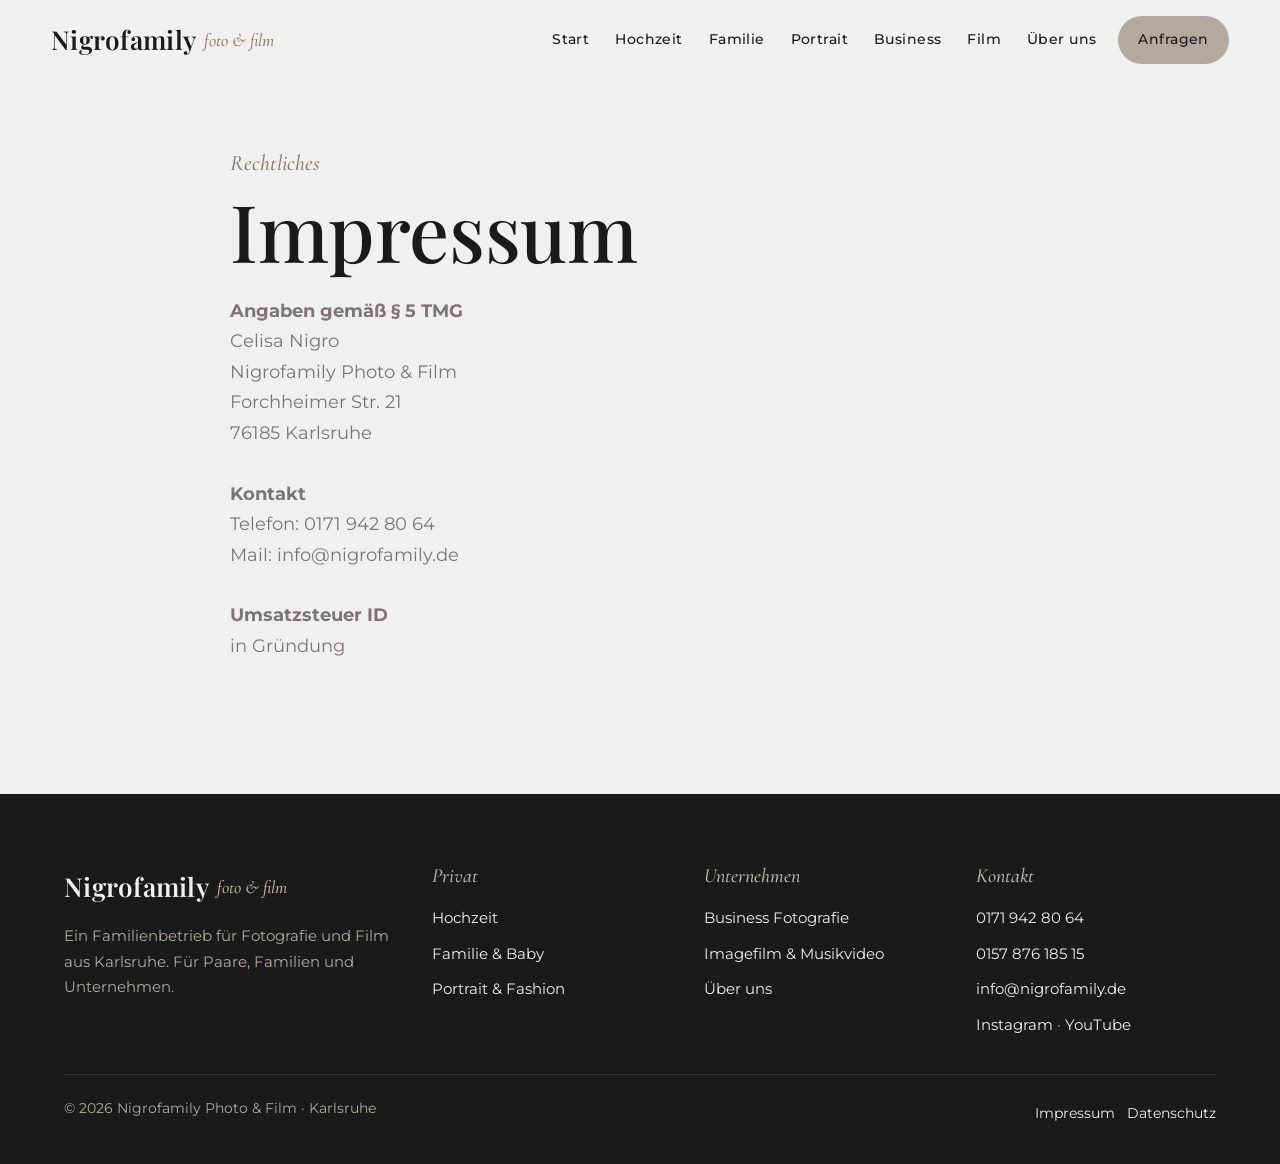
<file: impressum.html>
<!DOCTYPE html>
<html lang="de">
<head>
<meta charset="utf-8">
<meta name="viewport" content="width=device-width,initial-scale=1">
<title>Impressum | Nigrofamily</title>
<meta name="description" content="Impressum von Nigrofamily Photo &amp; Film.">
<meta name="theme-color" content="#1A1A1A">
<link rel="icon" href="data:image/svg+xml,%3Csvg xmlns='http://www.w3.org/2000/svg' viewBox='0 0 32 32'%3E%3Cpath d='M4 32V16a12 12 0 0 1 24 0v16z' fill='%238E1D19'/%3E%3C/svg%3E">
<link rel="preconnect" href="https://fonts.googleapis.com"><link rel="preconnect" href="https://fonts.gstatic.com" crossorigin>
<link href="https://fonts.googleapis.com/css2?family=Playfair+Display:ital,wght@0,400;0,500;0,600;1,400&family=Cormorant+Garamond:ital,wght@1,500&family=Montserrat:wght@400;500&display=swap" rel="stylesheet">
<link rel="stylesheet" href="css/style.css">
<script>document.documentElement.classList.add('js')</script>
</head>
<body class="light-top">
<div class="curtain" aria-hidden="true"></div>
<header class="hd"><div class="wrap">
  <a class="logo" href="index.html" aria-label="Nigrofamily Startseite"><b>Nigrofamily</b><i>foto &amp; film</i></a>
  <nav aria-label="Hauptmenü"><ul class="menu" id="menu"><li><a href="index.html">Start</a></li><li><a href="hochzeit.html">Hochzeit</a></li><li><a href="familie.html">Familie</a></li><li><a href="portrait.html">Portrait</a></li><li><a href="business.html">Business</a></li><li><a href="film.html">Film</a></li><li><a href="ueber-uns.html">Über uns</a></li><li class="cta"><a href="kontakt.html">Anfragen</a></li></ul></nav>
  <button class="burger" aria-label="Menü" aria-expanded="false" aria-controls="menu"><span></span><span></span><span></span></button>
</div></header>
<main>

<section class="phero"><div class="wrap" style="display:block;max-width:820px"><div class="reveal">
<span class="kicker">Rechtliches</span><h1>Impressum</h1>
<p class="lead"><b>Angaben gemäß § 5 TMG</b><br>Celisa Nigro<br>Nigrofamily Photo &amp; Film<br>Forchheimer Str. 21<br>76185 Karlsruhe</p>
<p class="lead"><b>Kontakt</b><br>Telefon: 0171 942 80 64<br>Mail: info@nigrofamily.de</p>
<p class="lead"><b>Umsatzsteuer ID</b><br>in Gründung</p></div></div></section>
</main>
<footer class="ft"><div class="wrap">
  <div><a class="logo" href="index.html"><b>Nigrofamily</b><i>foto &amp; film</i></a>
    <p style="max-width:34ch;margin:14px 0 0">Ein Familienbetrieb für Fotografie und Film aus Karlsruhe. Für Paare, Familien und Unternehmen.</p></div>
  <div><h4>Privat</h4><ul><li><a href="hochzeit.html">Hochzeit</a></li><li><a href="familie.html">Familie &amp; Baby</a></li><li><a href="portrait.html">Portrait &amp; Fashion</a></li></ul></div>
  <div><h4>Unternehmen</h4><ul><li><a href="business.html">Business Fotografie</a></li><li><a href="film.html">Imagefilm &amp; Musikvideo</a></li><li><a href="ueber-uns.html">Über uns</a></li></ul></div>
  <div><h4>Kontakt</h4><ul><li><a href="tel:+491719428064">0171 942 80 64</a></li><li><a href="tel:+4915787618515">0157 876 185 15</a></li><li><a href="mailto:info@nigrofamily.de">info@nigrofamily.de</a></li><li><a href="https://www.instagram.com/nigrofamily.de/">Instagram</a> · <a href="https://www.youtube.com/channel/UCtD8xXbg2GZjvH3CmP13uGg">YouTube</a></li></ul></div>
  <div class="bottom"><span>© <span class="yr">2026</span> Nigrofamily Photo &amp; Film · Karlsruhe</span><span><a href="impressum.html">Impressum</a> &nbsp; <a href="https://nigrofamily.de/datenschutz/">Datenschutz</a></span></div>
</div></footer>
<script src="js/main.js"></script>
</body>
</html>
</file>
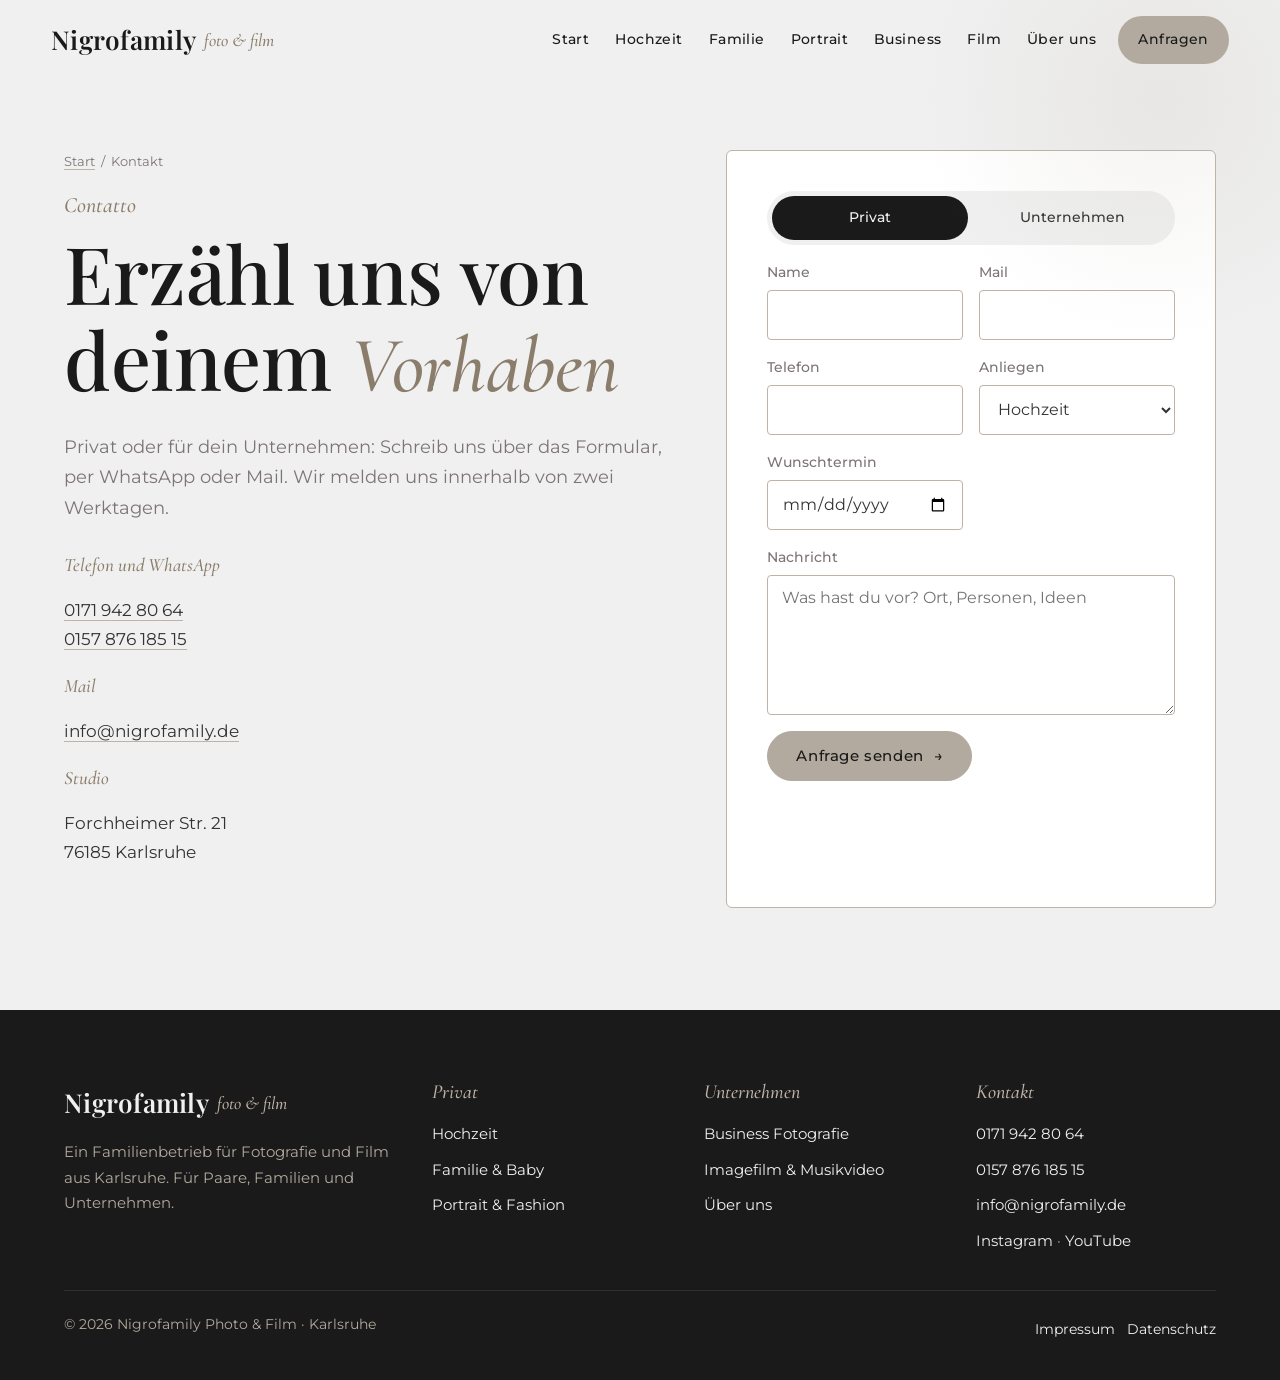
<file: kontakt.html>
<!DOCTYPE html>
<html lang="de">
<head>
<meta charset="utf-8">
<meta name="viewport" content="width=device-width,initial-scale=1">
<title>Kontakt | Nigrofamily</title>
<meta name="description" content="Kontakt zu Nigrofamily: Anfrage für Hochzeit, Familie, Portrait, Business und Film.">
<meta name="theme-color" content="#1A1A1A">
<link rel="icon" href="data:image/svg+xml,%3Csvg xmlns='http://www.w3.org/2000/svg' viewBox='0 0 32 32'%3E%3Cpath d='M4 32V16a12 12 0 0 1 24 0v16z' fill='%238E1D19'/%3E%3C/svg%3E">
<link rel="preconnect" href="https://fonts.googleapis.com"><link rel="preconnect" href="https://fonts.gstatic.com" crossorigin>
<link href="https://fonts.googleapis.com/css2?family=Playfair+Display:ital,wght@0,400;0,500;0,600;1,400&family=Cormorant+Garamond:ital,wght@1,500&family=Montserrat:wght@400;500&display=swap" rel="stylesheet">
<link rel="stylesheet" href="css/style.css">
<script>document.documentElement.classList.add('js')</script>
</head>
<body class="light-top">
<div class="curtain" aria-hidden="true"></div>
<header class="hd"><div class="wrap">
  <a class="logo" href="index.html" aria-label="Nigrofamily Startseite"><b>Nigrofamily</b><i>foto &amp; film</i></a>
  <nav aria-label="Hauptmenü"><ul class="menu" id="menu"><li><a href="index.html">Start</a></li><li><a href="hochzeit.html">Hochzeit</a></li><li><a href="familie.html">Familie</a></li><li><a href="portrait.html">Portrait</a></li><li><a href="business.html">Business</a></li><li><a href="film.html">Film</a></li><li><a href="ueber-uns.html">Über uns</a></li><li class="cta"><a href="kontakt.html" aria-current=page>Anfragen</a></li></ul></nav>
  <button class="burger" aria-label="Menü" aria-expanded="false" aria-controls="menu"><span></span><span></span><span></span></button>
</div></header>
<main>

<section class="phero"><div class="sun" aria-hidden="true"></div><div class="wrap cgrid" style="align-items:start">
  <div class="cinfo reveal"><div class="crumb"><a href="index.html">Start</a> &nbsp;/&nbsp; Kontakt</div><span class="kicker">Contatto</span>
    <h1>Erzähl uns von deinem <em class="a">Vorhaben</em></h1>
    <p class="lead">Privat oder für dein Unternehmen: Schreib uns über das Formular, per WhatsApp oder Mail. Wir melden uns innerhalb von zwei Werktagen.</p>
    <dl><dt>Telefon und WhatsApp</dt><dd><a href="tel:+491719428064">0171 942 80 64</a><br><a href="tel:+4915787618515">0157 876 185 15</a></dd>
    <dt>Mail</dt><dd><a href="mailto:info@nigrofamily.de">info@nigrofamily.de</a></dd>
    <dt>Studio</dt><dd>Forchheimer Str. 21<br>76185 Karlsruhe</dd></dl></div>
  <form class="form reveal d1" id="form" novalidate>
    <div class="seg" role="radiogroup" aria-label="Anfrage als"><label><input type="radio" name="typ" value="privat" id="t-priv" checked><span>Privat</span></label><label><input type="radio" name="typ" value="biz" id="t-biz"><span>Unternehmen</span></label></div>
    <label class="field">Name<input id="f-name" autocomplete="name" required></label>
    <label class="field biz-only">Firma<input id="f-firma" autocomplete="organization"></label>
    <label class="field">Mail<input id="f-mail" type="email" autocomplete="email" required></label>
    <label class="field">Telefon<input id="f-tel" type="tel" autocomplete="tel"></label>
    <label class="field">Anliegen<select id="f-art"><option>Hochzeit</option><option>Standesamt</option><option>Familie & Baby</option><option>Portrait & Fashion</option><option>Business Foto</option><option>Film & Video</option><option>Etwas anderes</option></select></label>
    <label class="field">Wunschtermin<input id="f-date" type="date"></label>
    <label class="field full">Nachricht<textarea id="f-msg" placeholder="Was hast du vor? Ort, Personen, Ideen"></textarea></label>
    <div class="full" style="grid-column:1/-1"><button class="btn" type="submit">Anfrage senden <span class="ar">→</span></button></div>
    <p class="note" id="note" role="status"></p>
  </form></div></section>
</main>
<footer class="ft"><div class="wrap">
  <div><a class="logo" href="index.html"><b>Nigrofamily</b><i>foto &amp; film</i></a>
    <p style="max-width:34ch;margin:14px 0 0">Ein Familienbetrieb für Fotografie und Film aus Karlsruhe. Für Paare, Familien und Unternehmen.</p></div>
  <div><h4>Privat</h4><ul><li><a href="hochzeit.html">Hochzeit</a></li><li><a href="familie.html">Familie &amp; Baby</a></li><li><a href="portrait.html">Portrait &amp; Fashion</a></li></ul></div>
  <div><h4>Unternehmen</h4><ul><li><a href="business.html">Business Fotografie</a></li><li><a href="film.html">Imagefilm &amp; Musikvideo</a></li><li><a href="ueber-uns.html">Über uns</a></li></ul></div>
  <div><h4>Kontakt</h4><ul><li><a href="tel:+491719428064">0171 942 80 64</a></li><li><a href="tel:+4915787618515">0157 876 185 15</a></li><li><a href="mailto:info@nigrofamily.de">info@nigrofamily.de</a></li><li><a href="https://www.instagram.com/nigrofamily.de/">Instagram</a> · <a href="https://www.youtube.com/channel/UCtD8xXbg2GZjvH3CmP13uGg">YouTube</a></li></ul></div>
  <div class="bottom"><span>© <span class="yr">2026</span> Nigrofamily Photo &amp; Film · Karlsruhe</span><span><a href="impressum.html">Impressum</a> &nbsp; <a href="https://nigrofamily.de/datenschutz/">Datenschutz</a></span></div>
</div></footer>
<script src="js/main.js"></script>
</body>
</html>
</file>
<file: css/style.css>
/* VOICE  warm, familiär, hochwertig; wie ein Studio an der Küste
   IDEA   Bögen einer mediterranen Loggia: jedes Bild öffnet sich wie ein Torbogen
   PICTURE illustrierte Küstenszene mit Bögen, Sonne und Olivenzweig
   COLOUR exakte Farben von nigrofamily.de: #1A1A1A, #B2AA9F, #F0F0F0, #7D7575, #BEB3A8, #E9CFCF, #787168
   TYPE   Playfair Display Titel, Cormorant Garamond kursiv für Akzente, Montserrat Text */
:root{
  --roast:#1A1A1A;--black:#7D7575;--red:#B2AA9F;--autumn:#787168;--sand:#BEB3A8;
  --linen:#FFFFFF;--shell:#F0F0F0;--red-ink:#8B7D6B;
  --bg:var(--linen);--ink:#333333;--muted:#7D7575;--line:#BEB3A8;
  --serif:"Playfair Display",Georgia,serif;--accent:"Cormorant Garamond",Georgia,serif;--sans:Montserrat,system-ui,sans-serif;
  --ease:cubic-bezier(.2,.7,.2,1)}
:root[data-theme=dark]{--bg:#1A1A1A;--ink:#F0F0F0;--muted:#BEB3A8;--line:#333333;--linen:#1A1A1A;--shell:#333333}
@media (prefers-color-scheme:dark){:root:not([data-theme=light]){--bg:#1A1A1A;--ink:#F0F0F0;--muted:#BEB3A8;--line:#333333;--linen:#1A1A1A;--shell:#333333}}
*{box-sizing:border-box;min-width:0}
html{scroll-behavior:smooth;scroll-padding-top:84px}
body{margin:0;background:var(--bg);color:var(--ink);font:400 16.5px/1.7 var(--sans);overflow-x:clip;-webkit-font-smoothing:antialiased}
img{display:block;max-width:100%}
a{color:inherit}
h1,h2,h3{font-family:var(--serif);font-weight:500;line-height:1.08;text-wrap:balance;margin:0;letter-spacing:-.005em}
h1{font-size:clamp(42px,6.2vw,80px)}
h2{font-size:clamp(32px,4.2vw,52px)}
h3{font-size:24px}
em.a,.accent{font-family:var(--accent);font-style:italic;font-weight:500;color:var(--red)}
.kicker{display:inline-block;font:italic 500 22px/1 var(--accent);color:var(--red);margin-bottom:14px}
.dark .kicker,.dark em.a{color:#E9CFCF}
.lead{font-size:18px;color:var(--muted);max-width:60ch}
.band{padding:clamp(64px,8vw,128px) max(5vw,18px)}
.wrap{max-width:1240px;margin:0 auto}
.center{text-align:center}.center .lead{margin-inline:auto}
.dark{background:var(--roast);color:#F0F0F0}.dark .lead{color:#BEB3A8}
.shell{background:var(--shell)}
.olive{width:150px;height:auto;margin:22px auto 0;opacity:.9}

/* Header */
.hd{position:fixed;inset:0 0 auto;z-index:40;transition:background .5s,box-shadow .5s,padding .5s}
.hd .wrap{display:flex;align-items:center;justify-content:space-between;gap:18px;padding:16px max(4vw,16px);max-width:1360px}
.hd::before{content:"";position:absolute;inset:0;z-index:-1;background:color-mix(in srgb,var(--roast) 94%,transparent);backdrop-filter:blur(10px);-webkit-backdrop-filter:blur(10px);box-shadow:0 10px 30px -20px #000;opacity:0;transition:opacity .5s}
.hd.solid::before{opacity:1}
.hd.open::before{opacity:0}
.hd.solid .wrap{padding-block:10px}
.logo{display:flex;align-items:baseline;gap:8px;text-decoration:none;color:#F0F0F0;min-height:44px;align-items:center}
.logo b{font:600 26px var(--serif);letter-spacing:.01em}
.logo i{font:italic 500 18px var(--accent);color:var(--sand)}
.light-top .hd:not(.solid) .logo,.light-top .hd:not(.solid) .menu a{color:var(--roast)}
.light-top .hd:not(.solid) .logo i{color:var(--red)}
.menu{display:flex;align-items:center;gap:2px;list-style:none;margin:0;padding:0}
.menu a{display:block;padding:12px 12px;color:#F0F0F0;text-decoration:none;font-size:14px;font-weight:500;letter-spacing:.03em;position:relative}
.menu a::after{content:"";position:absolute;left:12px;right:12px;bottom:6px;height:1px;background:currentColor;transform:scaleX(0);transform-origin:left;transition:transform .45s var(--ease)}
.menu a:hover::after,.menu a[aria-current=page]::after{transform:scaleX(1)}
.menu .cta a{background:var(--red);color:#F0F0F0!important;border-radius:999px;padding:12px 20px;margin-left:8px}
.menu .cta a::after{display:none}
.burger{display:none;width:46px;height:46px;border-radius:50%;border:1px solid #F0F0F055;background:none;cursor:pointer;position:relative}
.burger span{position:absolute;left:13px;right:13px;height:1.5px;background:#F0F0F0;transition:transform .4s var(--ease),opacity .3s}
.burger span:nth-child(1){top:17px}.burger span:nth-child(2){top:22.5px}.burger span:nth-child(3){top:28px}
.open .burger span:nth-child(1){transform:translateY(5.5px) rotate(45deg)}.open .burger span:nth-child(2){opacity:0}.open .burger span:nth-child(3){transform:translateY(-5.5px) rotate(-45deg)}
.light-top .hd:not(.solid) .burger{border-color:#1A1A1A44}.light-top .hd:not(.solid) .burger span{background:var(--roast)}

/* Buttons */
.btn{display:inline-flex;align-items:center;gap:10px;min-height:50px;padding:0 28px;border-radius:999px;background:var(--red);color:#F0F0F0;text-decoration:none;font:500 15px var(--sans);letter-spacing:.04em;border:1px solid var(--red);cursor:pointer;position:relative;overflow:hidden;isolation:isolate;transition:color .4s}
.btn::before{content:"";position:absolute;inset:0;background:var(--roast);transform:translateY(101%);transition:transform .5s var(--ease);z-index:-1;border-radius:inherit}
.btn:hover::before{transform:none}
.btn .ar{transition:transform .4s var(--ease)}.btn:hover .ar{transform:translateX(4px)}
.btn.line{background:transparent;color:inherit;border-color:currentColor}
.btn.line::before{background:var(--sand)}.btn.line:hover{color:var(--roast)}
.btn.sand{background:var(--sand);color:var(--roast);border-color:var(--sand)}
.btns{display:flex;flex-wrap:wrap;gap:12px}
:focus-visible{outline:2px solid var(--red);outline-offset:3px}
.dark :focus-visible{outline-color:var(--sand)}

/* Home hero */
.hero{position:relative;min-height:100svh;background:var(--roast);color:#F0F0F0;display:grid;grid-template-columns:minmax(0,1.05fr) minmax(0,.95fr);align-items:center;gap:clamp(24px,4vw,64px);padding:120px max(5vw,18px) 70px;overflow:hidden}
.hero h1 .line{display:block;overflow:hidden}
.hero h1 .line>span{display:inline-block;transform:translateY(105%);animation:up 1.2s var(--ease) forwards}
.hero h1 .line:nth-child(2)>span{animation-delay:.15s}.hero h1 .line:nth-child(3)>span{animation-delay:.3s}
.hero p{font-size:18px;color:#BEB3A8;max-width:46ch;margin:26px 0 34px}
.fade-in{opacity:0;animation:fade 1.2s .6s var(--ease) forwards}
.scene{position:relative;justify-self:center;width:min(100%,520px);aspect-ratio:5/6;border-radius:999px 999px 6px 6px;overflow:hidden;box-shadow:0 40px 80px -40px #000;clip-path:inset(100% 0 0 0 round 999px 999px 6px 6px);animation:archopen 1.6s .2s var(--ease) forwards}
.scene img{width:100%;height:100%;object-fit:cover;transform:scale(1.08);transition:transform .2s linear}
.scene::after{content:"";position:absolute;inset:10px;border:1px solid #F0F0F055;border-radius:inherit;pointer-events:none}
.hero .badge{position:absolute;right:max(5vw,18px);bottom:30px;font:italic 500 17px var(--accent);color:var(--sand);opacity:.85}
.scroll-hint{position:absolute;left:50%;bottom:22px;width:1px;height:46px;background:linear-gradient(#F0F0F000,#F0F0F0);animation:hint 2.4s ease-in-out infinite}

/* Page hero */
.phero{position:relative;padding:150px max(5vw,18px) clamp(60px,8vw,110px);background:var(--shell);overflow:hidden}
.phero .wrap{display:grid;grid-template-columns:minmax(0,1.1fr) minmax(0,.9fr);gap:clamp(28px,5vw,80px);align-items:end}
.phero .crumb{font-size:13px;color:var(--muted);margin-bottom:20px}
.phero .crumb a{text-decoration:none;border-bottom:1px solid var(--line)}
.phero p{margin:22px 0 30px}
.phero .sun{position:absolute;width:520px;aspect-ratio:1;border-radius:50%;background:radial-gradient(circle,#B2AA9F22,#B2AA9F00 65%);right:-140px;top:-160px;animation:breathe 8s ease-in-out infinite alternate}

/* Arch photos */
.arch{position:relative;border-radius:999px 999px 4px 4px;overflow:hidden;aspect-ratio:3/4;background:var(--autumn) url(../img/scene.svg) center/cover}
.arch img{width:100%;height:100%;object-fit:cover;transform:scale(1.12);transition:transform 1.6s var(--ease)}
.arch.miss img{opacity:0}
.gal .arch:nth-child(2n),.rubrics .rub:nth-child(2n) .arch{background-position:30% 70%}.gal .arch:nth-child(3n),.rubrics .rub:nth-child(3n) .arch{background-position:80% 40%}
.arch::after{content:"";position:absolute;inset:8px;border:1px solid #F0F0F066;border-radius:inherit;pointer-events:none}
.js .arch.reveal{clip-path:inset(100% 0 0 0 round 999px 999px 4px 4px);transition:clip-path 1.4s var(--ease)}
.js .arch.reveal.in{clip-path:inset(0 0 0 0 round 999px 999px 4px 4px)}
.arch.in img{transform:scale(1)}
a:hover .arch img,.arch:hover img{transform:scale(1.05)}
.arch.wide{aspect-ratio:4/3}

/* Reveal */
.js .reveal:not(.arch){opacity:0;transform:translateY(28px);transition:opacity 1s var(--ease),transform 1s var(--ease)}
.js .reveal.in:not(.arch){opacity:1;transform:none}
.d1{transition-delay:.12s!important}.d2{transition-delay:.24s!important}.d3{transition-delay:.36s!important}

/* Marquee */
.marquee{background:var(--red);color:#F0F0F0;overflow:hidden;padding:18px 0;white-space:nowrap}
.marquee .track{display:inline-flex;gap:46px;animation:slide 38s linear infinite;padding-left:46px}
.marquee span{font:italic 500 26px var(--accent)}
.marquee i{font-style:normal;color:var(--sand);opacity:.8}

/* Audience split */
.split{display:grid;grid-template-columns:repeat(2,minmax(0,1fr));gap:clamp(16px,2.4vw,32px);margin-top:48px}
.aud{position:relative;padding:clamp(28px,4vw,52px);border-radius:220px 220px 6px 6px;color:#F0F0F0;overflow:hidden;min-height:440px;display:flex;flex-direction:column;justify-content:flex-end;text-decoration:none;isolation:isolate}
.aud::before{content:"";position:absolute;inset:0;z-index:-1;transition:transform 1.2s var(--ease)}
.aud.p::before{background:linear-gradient(180deg,#1A1A1A40 0%,#1A1A1Ad9 45%,#1A1A1Af5),var(--autumn) url(../img/scene.svg) center 30%/cover}
.aud.b::before{background:linear-gradient(180deg,#1A1A1A33,#1A1A1Af2),var(--black)}
.aud:hover::before{transform:scale(1.05)}
.aud h3{font-size:clamp(28px,3vw,38px)}
.aud ul{list-style:none;padding:0;margin:14px 0 22px;display:flex;flex-wrap:wrap;gap:8px}
.aud li{border:1px solid #F0F0F055;border-radius:999px;padding:5px 14px;font-size:13px}
.aud .more{font-weight:500;font-size:14px;letter-spacing:.05em}

/* Rubric cards */
.rubrics{display:grid;grid-template-columns:repeat(5,minmax(0,1fr));gap:clamp(14px,2vw,26px);margin-top:52px}
.rub{text-decoration:none;display:block}
.rub h3{margin:18px 0 4px;font-size:22px;display:flex;justify-content:space-between;align-items:baseline;gap:8px}
.rub h3 .ar{color:var(--red);transition:transform .4s var(--ease)}.rub:hover h3 .ar{transform:translateX(6px)}
.rub p{margin:0;font-size:14.5px;color:var(--muted)}

/* Features, steps, packages */
.cols{display:grid;grid-template-columns:minmax(0,1fr) minmax(0,1fr);gap:clamp(28px,5vw,80px);align-items:center}
.feats{display:grid;grid-template-columns:repeat(3,minmax(0,1fr));gap:clamp(16px,2.4vw,32px);margin-top:46px}
.feat{padding-top:22px;border-top:1px solid var(--line)}
.feat b{display:block;font:500 22px var(--serif);margin-bottom:8px}
.feat p{margin:0;color:var(--muted);font-size:15.5px}
.dark .feat{border-color:#F0F0F022}.dark .feat p{color:#BEB3A8}
.steps{counter-reset:s;display:grid;grid-template-columns:repeat(4,minmax(0,1fr));gap:22px;margin-top:50px;list-style:none;padding:0}
.steps li{position:relative;padding-top:66px}
.steps li::before{counter-increment:s;content:counter(s);position:absolute;top:0;left:0;width:50px;height:50px;border-radius:50%;border:1px solid var(--sand);display:grid;place-items:center;font:italic 500 24px var(--accent);color:var(--sand)}
.steps b{font:500 21px var(--serif);display:block;margin-bottom:6px}
.steps p{margin:0;font-size:15px;color:#BEB3A8}
.pkgs{display:grid;grid-template-columns:repeat(3,minmax(0,1fr));gap:clamp(14px,2vw,26px);margin-top:46px}
.pkg{background:var(--bg);border:1px solid var(--line);border-radius:160px 160px 6px 6px;padding:64px 30px 32px;text-align:center;transition:transform .6s var(--ease),box-shadow .6s var(--ease)}
.pkg:hover{transform:translateY(-8px);box-shadow:0 30px 50px -34px #1A1A1A88}
.pkg.star{background:var(--roast);color:#F0F0F0;border-color:var(--roast)}
.pkg.star p,.pkg.star li{color:#BEB3A8}
.pkg h3{font-size:28px}
.pkg .for{font:italic 500 19px var(--accent);color:var(--red);display:block;margin:6px 0 16px}
.pkg.star .for{color:#E9CFCF}
.pkg ul{list-style:none;padding:0;margin:0 0 24px;text-align:left;font-size:15px;color:var(--muted)}
.pkg li{padding:9px 0 9px 26px;border-top:1px solid var(--line);position:relative}
.pkg.star li{border-color:#F0F0F01f}
.pkg li::before{content:"";position:absolute;left:4px;top:18px;width:8px;height:8px;border-radius:50%;background:var(--red)}
.pkg .price{font:500 15px var(--sans);letter-spacing:.04em;margin-bottom:18px;display:block}

/* Gallery */
.gal{display:grid;grid-template-columns:repeat(4,minmax(0,1fr));gap:clamp(12px,1.6vw,22px);margin-top:44px}
.gal .arch:nth-child(4n+2),.gal .arch:nth-child(4n+4){margin-top:48px}

/* FAQ */
.faq{max-width:860px;margin:40px auto 0}
.faq details{border-top:1px solid var(--line);padding:6px 0}
.faq details:last-child{border-bottom:1px solid var(--line)}
.faq summary{cursor:pointer;list-style:none;display:flex;justify-content:space-between;gap:16px;align-items:center;min-height:60px;font:500 20px var(--serif)}
.faq summary::-webkit-details-marker{display:none}
.faq summary::after{content:"+";font:300 28px var(--sans);color:var(--red);transition:transform .4s var(--ease)}
.faq details[open] summary::after{transform:rotate(45deg)}
.faq p{margin:0 0 18px;color:var(--muted);max-width:68ch}

/* CTA band */
.ctab{position:relative;overflow:hidden;background:var(--red);color:#F0F0F0;text-align:center}
.ctab::before{content:"";position:absolute;width:640px;aspect-ratio:1;border-radius:50%;border:1px solid #F0F0F033;left:50%;top:100%;transform:translate(-50%,-38%);box-shadow:0 0 0 60px #F0F0F00a,0 0 0 120px #F0F0F007}
.ctab h2{position:relative}.ctab p{position:relative;color:#E9CFCF;margin:16px auto 30px;max-width:52ch}
.ctab .btn{background:#F0F0F0;color:var(--roast);border-color:#F0F0F0}
.ctab .btn::before{background:var(--sand)}

/* Contact */
.cgrid{display:grid;grid-template-columns:minmax(0,5fr) minmax(0,7fr);gap:clamp(28px,5vw,80px)}
.cinfo dl{margin:30px 0 0;display:grid;gap:20px}
.cinfo dt{font:italic 500 19px var(--accent);color:var(--red)}
.cinfo dd{margin:0;font-size:17px}
.cinfo dd a{text-decoration:none;border-bottom:1px solid var(--line);white-space:nowrap}
.form{display:grid;grid-template-columns:minmax(0,1fr) minmax(0,1fr);gap:16px;background:var(--bg);border:1px solid var(--line);border-radius:6px;padding:clamp(20px,3.4vw,40px)}
.seg{grid-column:1/-1;display:flex;gap:6px;background:var(--shell);padding:5px;border-radius:999px}
.seg label{flex:1;display:block}
.seg input{position:absolute;opacity:0;pointer-events:none}
.seg span{display:grid;place-items:center;min-height:44px;border-radius:999px;font-size:14px;font-weight:500;cursor:pointer;transition:background .4s,color .4s}
.seg input:checked+span{background:var(--roast);color:#F0F0F0}
.seg input:focus-visible+span{outline:2px solid var(--red)}
.field{display:grid;gap:6px;font-size:13.5px;font-weight:500;color:var(--muted)}
.field.full{grid-column:1/-1}
.field input,.field select,.field textarea{width:100%;min-height:50px;padding:12px 14px;border:1px solid var(--line);border-radius:4px;background:var(--linen);color:var(--ink);font:16px var(--sans);transition:border-color .3s}
.field input:focus,.field select:focus,.field textarea:focus{border-color:var(--red);outline:none}
.field textarea{min-height:140px;resize:vertical}
.biz-only{display:none}.is-biz .biz-only{display:grid}
.note{grid-column:1/-1;margin:0;color:var(--red);font-size:15px;min-height:1.2em}

/* Footer */
.ft{background:#1A1A1A;color:#B2AA9F;padding:70px max(5vw,18px) 34px;font-size:15px}
.ft .wrap{display:grid;grid-template-columns:minmax(0,1.4fr) repeat(3,minmax(0,1fr));gap:32px}
.ft h4{font:italic 500 20px var(--accent);color:var(--sand);margin:0 0 12px}
.ft ul{list-style:none;padding:0;margin:0}
.ft a{color:#F0F0F0;text-decoration:none;display:inline-block;padding:5px 0}
.ft a:hover{color:var(--sand)}
.ft .bottom{grid-column:1/-1;border-top:1px solid #F0F0F01a;padding-top:22px;display:flex;flex-wrap:wrap;gap:12px 30px;justify-content:space-between;font-size:13.5px}
.ft .logo{color:#F0F0F0;display:flex}

/* Page transition */
.curtain{position:fixed;inset:0;z-index:100;background:var(--roast);pointer-events:none;transform-origin:top;animation:lift 1s .05s var(--ease) forwards}
.curtain.go{animation:drop .55s var(--ease) forwards;transform-origin:bottom}

@keyframes up{to{transform:none}}
@keyframes fade{to{opacity:1}}
@keyframes archopen{to{clip-path:inset(0 0 0 0 round 999px 999px 6px 6px)}}
@keyframes hint{0%,100%{transform:scaleY(.3);transform-origin:top;opacity:.3}50%{transform:scaleY(1);opacity:1}}
@keyframes slide{to{transform:translateX(-50%)}}
@keyframes breathe{to{transform:scale(1.12)}}
@keyframes lift{to{transform:scaleY(0)}}
@keyframes drop{from{transform:scaleY(0)}to{transform:scaleY(1)}}

@media (max-width:1100px){.rubrics{grid-template-columns:repeat(3,minmax(0,1fr))}.ft .wrap{grid-template-columns:repeat(2,minmax(0,1fr))}}
@media (max-width:980px){
  .burger{display:block}
  .menu{position:fixed;inset:0;height:100dvh;overflow-y:auto;padding:90px 16px 40px;background:var(--roast);flex-direction:column;justify-content:center;gap:4px;opacity:0;pointer-events:none;transition:opacity .5s var(--ease)}
  .open .menu{opacity:1;pointer-events:auto}
  .menu a{font:500 28px var(--serif);color:#F0F0F0!important;padding:10px 16px;text-align:center}
  .menu .cta a{font:500 16px var(--sans);margin:18px 0 0}
  .open .logo,.open .burger{position:relative;z-index:2}
  .open .logo{color:#F0F0F0!important}.open .burger span{background:#F0F0F0!important}
  .hero{grid-template-columns:minmax(0,1fr);padding-top:110px}
  .scene{width:min(78%,420px);order:-1}
  .phero .wrap,.cols,.cgrid{grid-template-columns:minmax(0,1fr)}
  .phero .arch{max-width:420px}
  .feats,.pkgs{grid-template-columns:minmax(0,1fr)}
  .steps{grid-template-columns:repeat(2,minmax(0,1fr))}
  .gal{grid-template-columns:repeat(2,minmax(0,1fr))}
  .pkg{max-width:520px;width:100%;margin:0 auto}}
@media (max-width:640px){
  .split{grid-template-columns:minmax(0,1fr)}.aud{min-height:380px;border-radius:180px 180px 6px 6px}
  .rubrics{grid-template-columns:repeat(2,minmax(0,1fr))}
  .form{grid-template-columns:minmax(0,1fr)}
  .steps{grid-template-columns:minmax(0,1fr)}
  .ft .wrap{grid-template-columns:minmax(0,1fr)}
  .hero .badge{display:none}
  .gal .arch:nth-child(4n+2),.gal .arch:nth-child(4n+4){margin-top:28px}}
@media (prefers-reduced-motion:reduce){
  *,*::before,*::after{animation-duration:.01ms!important;animation-iteration-count:1!important;transition-duration:.01ms!important}
  html{scroll-behavior:auto}.marquee .track{animation:none}}

/* Originalfarben nigrofamily.de: Primär #1A1A1A, Sekundär #B2AA9F, Text #F0F0F0, Akzent #7D7575, #BEB3A8, #E9CFCF, #787168, #8B7D6B, #333333 */
h1,h2,h3{color:#1A1A1A}
.dark h1,.dark h2,.dark h3,.hero h1,.aud h3,.pkg.star h3{color:#F0F0F0}
em.a,.accent,.kicker,.cinfo dt,.pkg .for{color:var(--red-ink)}
.dark .kicker,.dark em.a,.hero .kicker,.hero em.a,.pkg.star .for{color:#E9CFCF!important}
.btn{color:#1A1A1A}.btn:hover{color:#F0F0F0}
.btn.line{color:inherit}.btn.line:hover{color:#1A1A1A}
.btn.sand{background:#B2AA9F;border-color:#B2AA9F;color:#1A1A1A}
.menu .cta a{color:#1A1A1A!important}
.marquee{color:#1A1A1A}.marquee i{color:#F0F0F0;opacity:1}
.ctab{background:#B2AA9F;color:#1A1A1A}.ctab h2{color:#1A1A1A}.ctab p{color:#333333}.ctab .kicker{color:#1A1A1A!important}
.ctab .btn{background:#1A1A1A;color:#F0F0F0;border-color:#1A1A1A}.ctab .btn::before{background:#787168}
.ctab::before{border-color:#1A1A1A22;box-shadow:0 0 0 60px #1A1A1A08,0 0 0 120px #1A1A1A05}
.faq summary::after{color:var(--red-ink)}
.ft{background:#1A1A1A}.ft .bottom{border-color:#F0F0F01a}
.seg input:checked+span{background:#1A1A1A}
:root[data-theme=dark] h1,:root[data-theme=dark] h2,:root[data-theme=dark] h3{color:#F0F0F0}
@media (prefers-color-scheme:dark){:root:not([data-theme=light]) h1,:root:not([data-theme=light]) h2,:root:not([data-theme=light]) h3{color:#F0F0F0}}

.light-top .hd:not(.solid) .logo i{color:var(--red-ink)}
</file>
